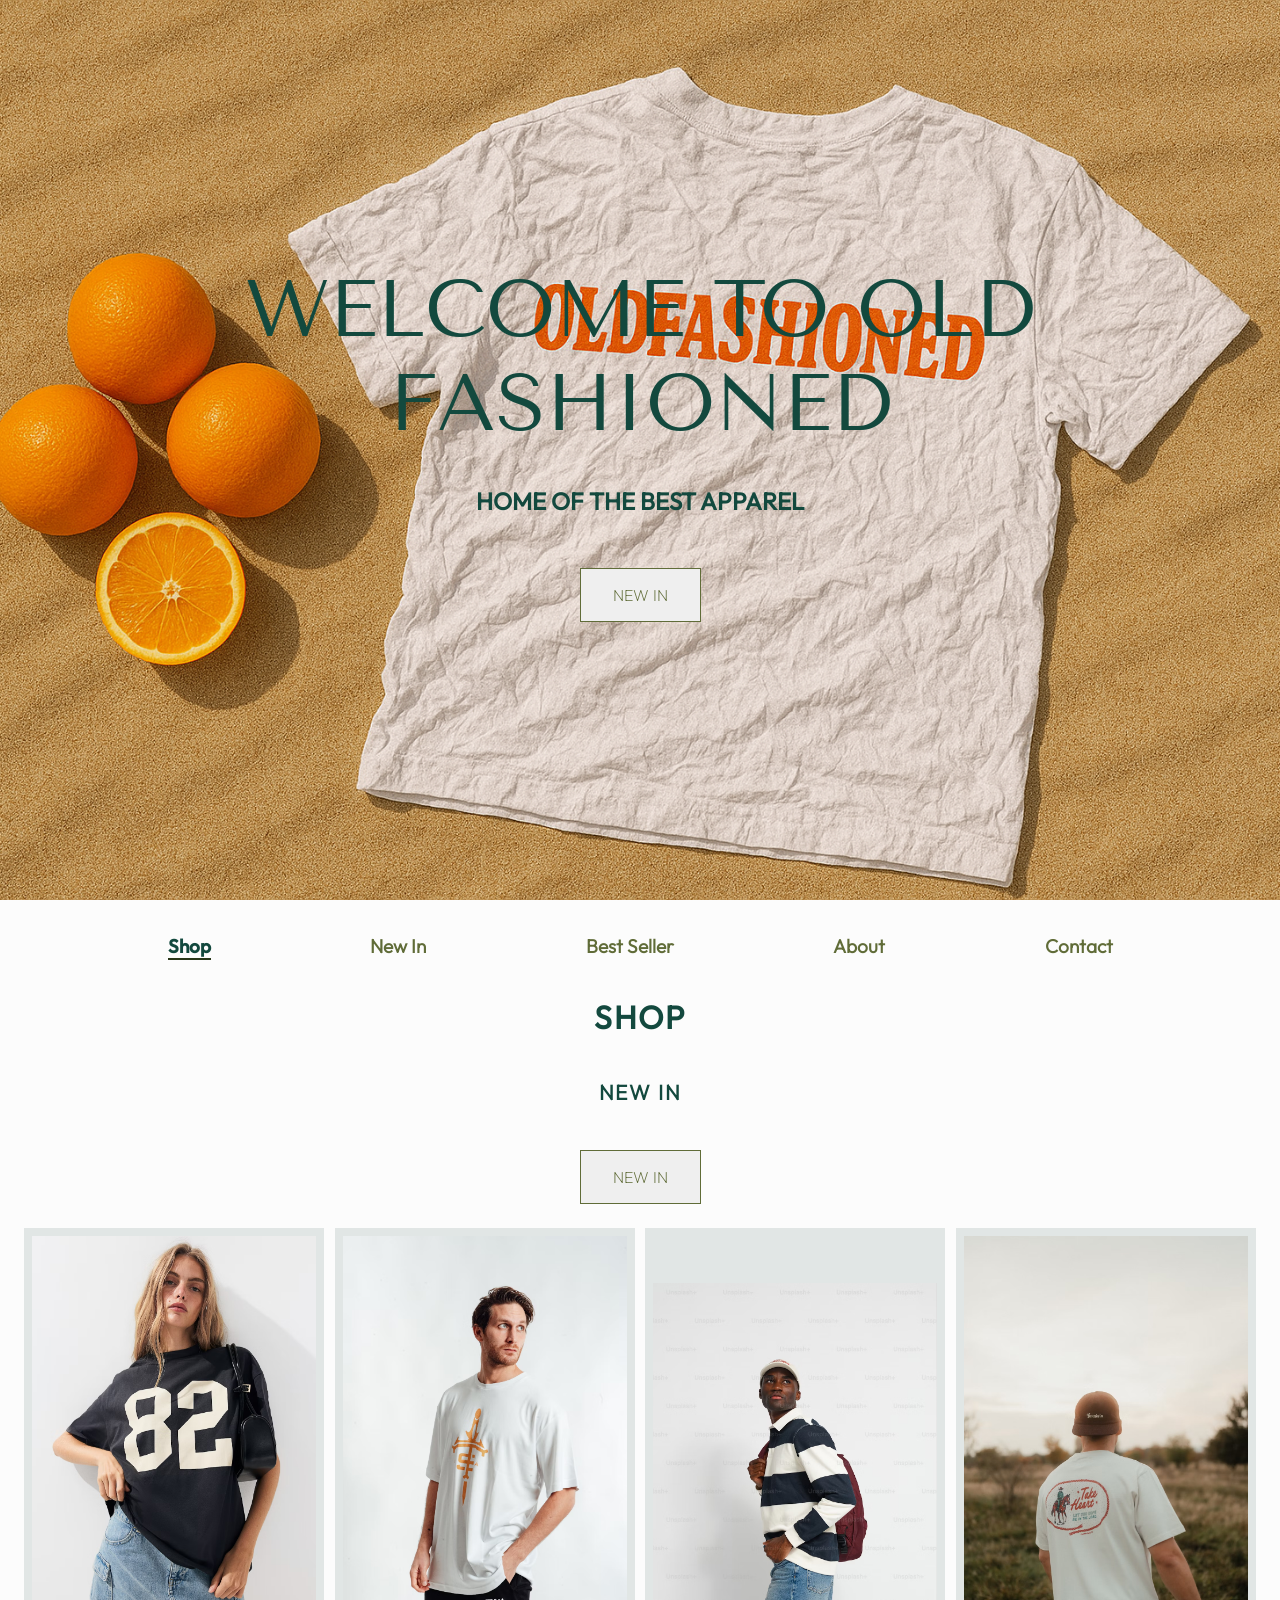
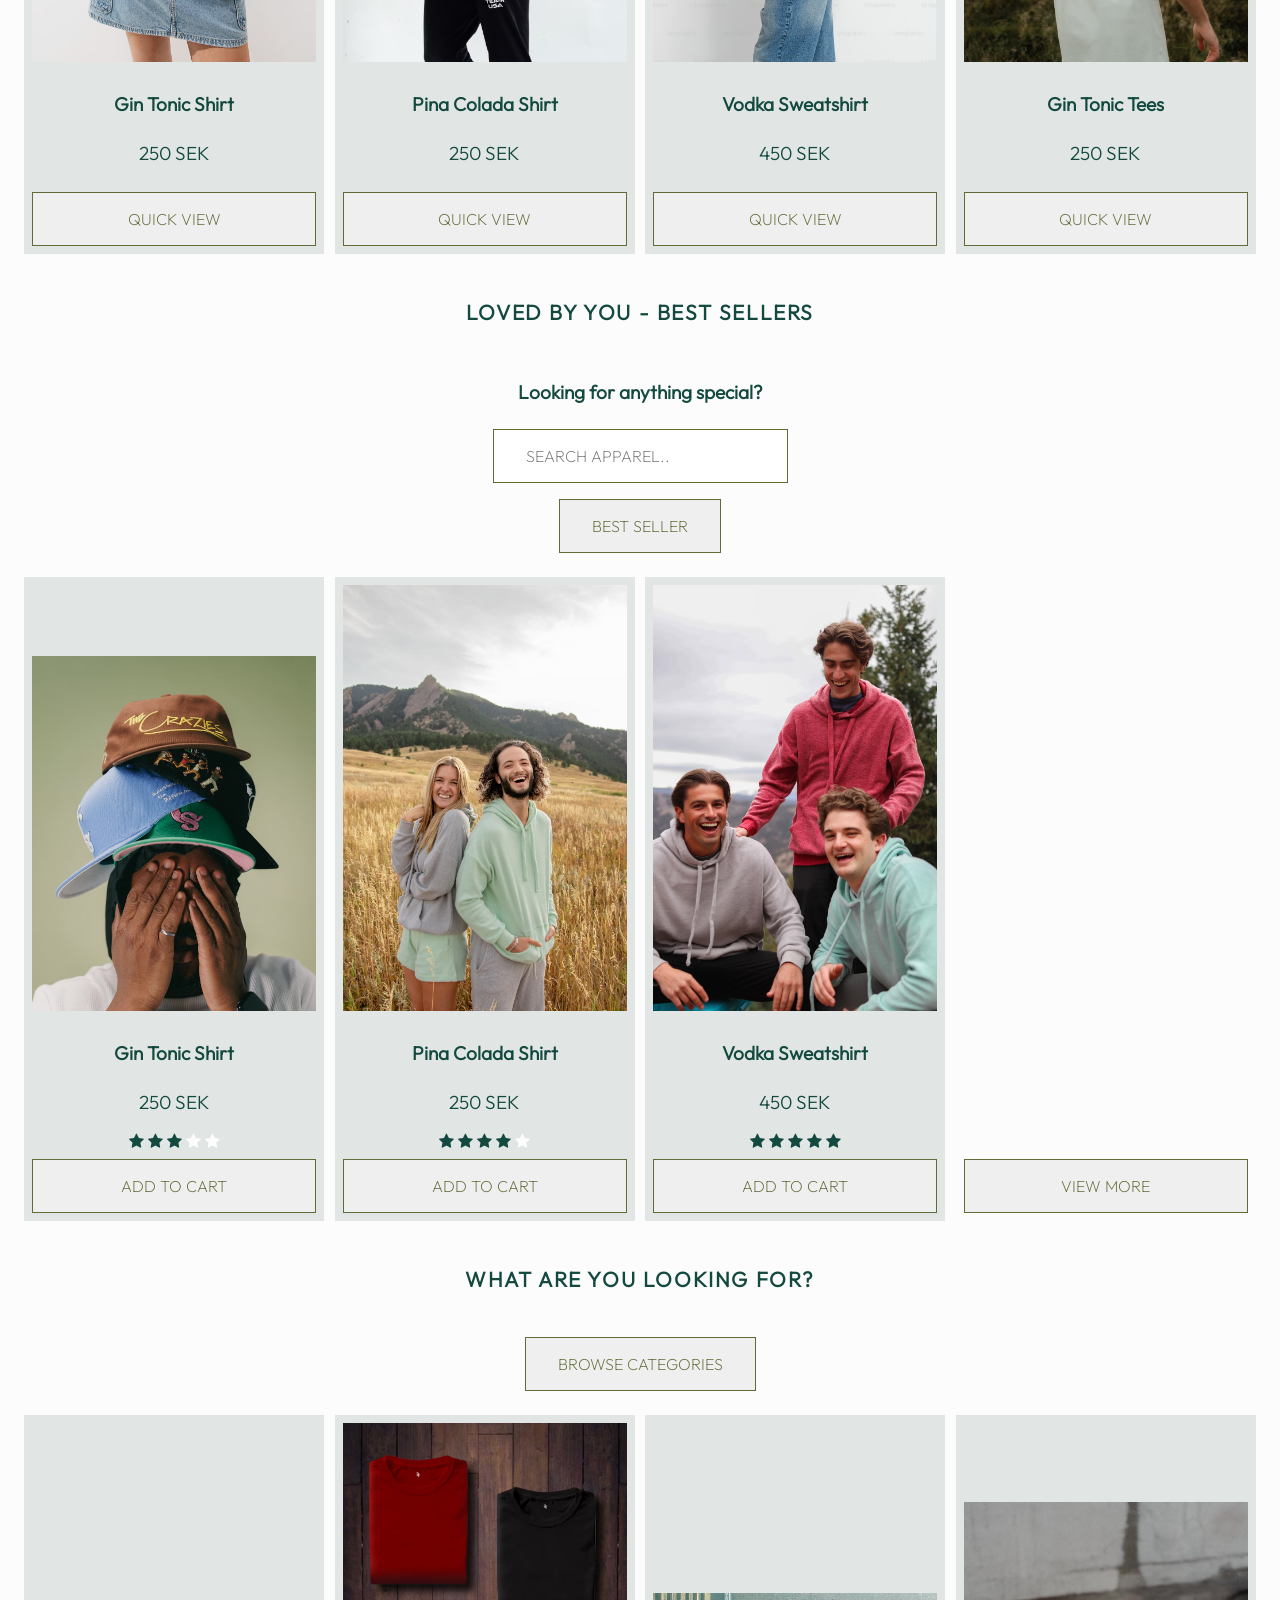
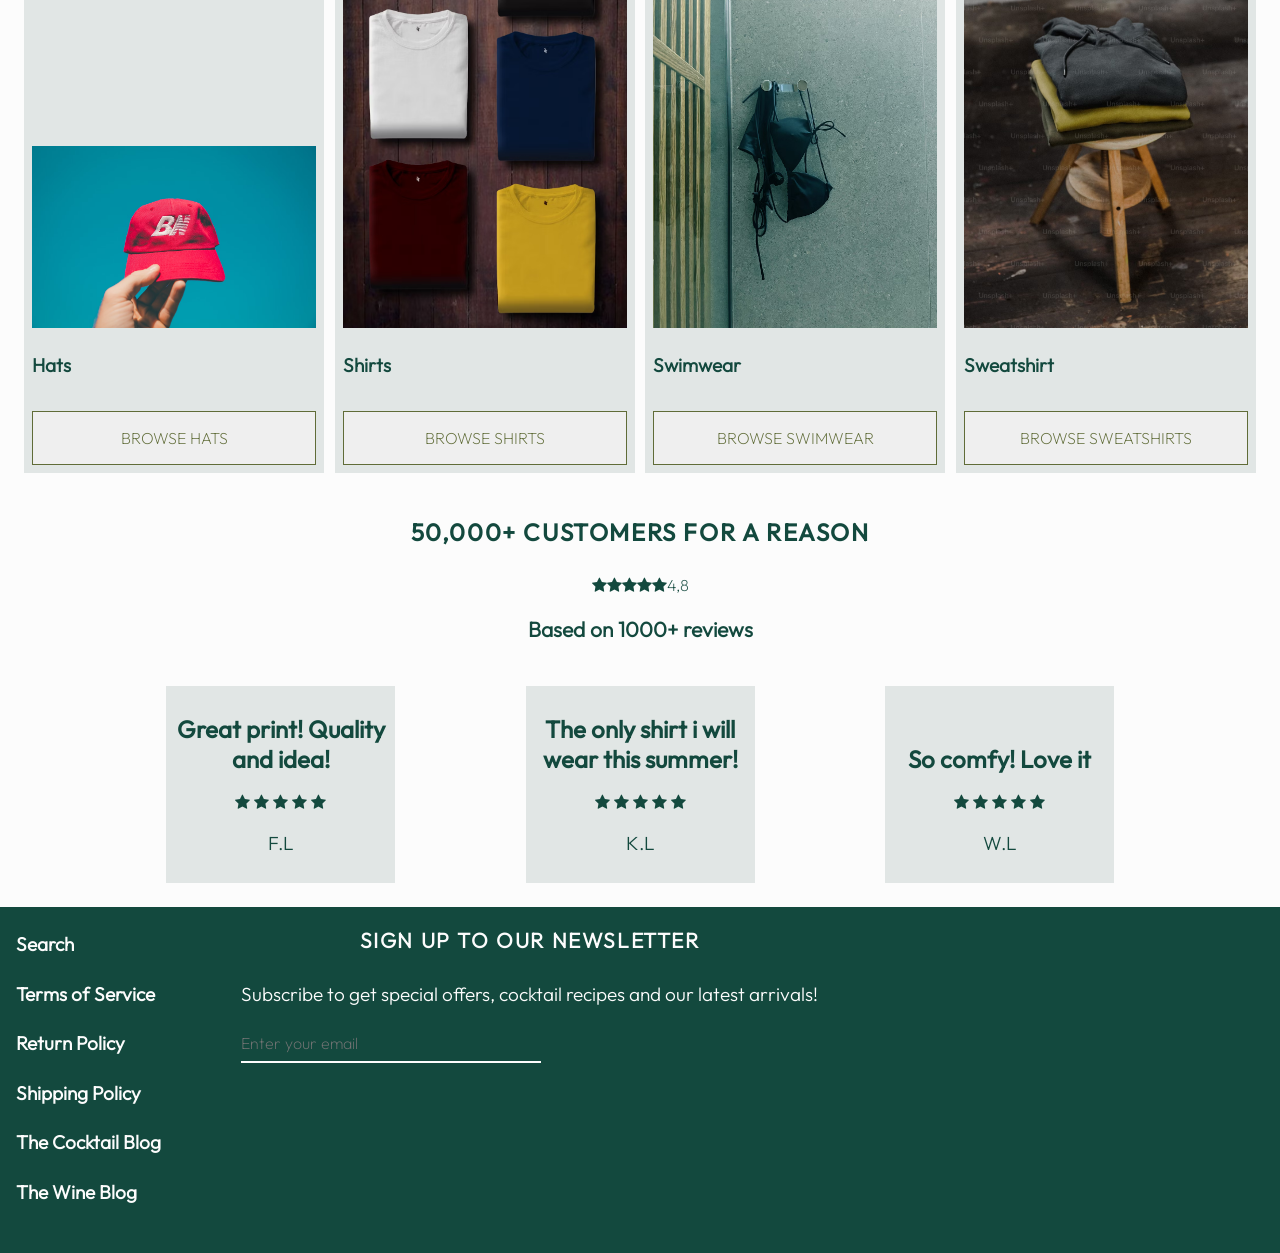
<file: index.html>
<!DOCTYPE html>
<html lang="en">

<head>
    <meta charset="UTF-8">
    <meta name="viewport" content="width=device-width, initial-scale=1.0">
    <title>Old Fashioned</title>
    <link rel="stylesheet" href="./styles/typography.css" />
    <link rel="stylesheet" href="./styles/global.css" />
    <link rel="stylesheet" href="./styles/home.css" />
    <link rel="stylesheet" href="https://cdnjs.cloudflare.com/ajax/libs/font-awesome/4.7.0/css/font-awesome.min.css">
</head>

<body>
    <header class="header">
        <div class="header-container">
            <div class="header-contents">
                <div class="header_title">Welcome to Old fashioned</div>
                <h2 class="header_subtitle">Home of the best apparel</h2>
                <a href="#new-in-section"><button class="headline_new_in_btn">New In</button></a>
            </div>
        </div>
        </div>
    </header>

    <nav class="menu">
        <div class="menu_mobile_trigger"></div>
        <ul class="menu_items_wrapper">
            <li class="active"><a href="index.html">
                    <h4>Shop</h4>
                </a></li>
            <li><a href="#new-in-section">
                    <h4>New In</h4>
                </a></li>
            <li><a href="#best-seller-section">
                    <h4>Best Seller</h4>
                </a></li>
            <li><a href="./about.html">
                    <h4>About</h4>
                </a></li>
            <li><a href="./contact.html">
                    <h4>Contact</h4>
                </a></li>
        </ul>
    </nav>

    <main class="main-content">
        <h1 class="main_headline">Shop</h1>
        <section class="new-in-section" id="new-in-section">
            <h3 class="headline">New In</h3>
            <button class="section_btn">New In</button>
            <div class="card_wrapper">
                <div class="cards_contents">
                    <img src="./assets/new_product1.avif" alt="A picture of girl with a shirt" style="width: 100%; height: auto;" />
                    <h4>Gin Tonic Shirt</h4>
                    <p>250 SEK</p>
                    <button class="quick_view_btn">Quick View</button>
                </div>
                <div class="cards_contents">
                    <img src="./assets/new_product2.avif" alt="A picture of a guy with a shirt" style="width:100%;  height: auto;" />
                    <h4>Pina Colada Shirt</h4>
                    <p>250 SEK</p>
                    <button class="quick_view_btn">Quick View</button>
                </div>
                <div class="cards_contents">
                    <img src="./assets/new_product3.avif" alt="A picture of a guy with sweater" style="width:100%;  height: auto;" />
                    <h4>Vodka Sweatshirt</h4>
                    <p>450 SEK</p>
                    <button class="quick_view_btn">Quick View</button>
                </div>
                <div class="cards_contents">
                    <img src="./assets/new_product4.avif" alt="A picture of a guy with a shirt" style="width:100%;  height: auto;" />
                    <h4>Gin Tonic Tees</h4>
                    <p>250 SEK</p>
                    <button class="quick_view_btn">Quick View</button>
                </div>
            </div>
        </section>

        <section class="best-seller-section" id="best-seller-section">
            <h3 class="headline">Loved By You - Best Sellers</h3>
            <h4>Looking for anything special?</h4>
            <form action="/search" method="get" role="search" style="max-width: 400px; margin: 0 auto;">
                <input class="search_input" type="search" name="q" placeholder="Search Apparel..">
            </form>
            <button class="section_btn">Best Seller</button>

            <div class="card_wrapper">
                <div class="cards_contents">
                    <img src="./assets/bestseller_product1.avif" alt="Guy covering eyes with 3 hats on"
                        style="width:100%; height: auto;" />
                    <h4>Gin Tonic Shirt</h4>
                    <p>250 SEK</p>
                    <span class="fa fa-star"></span>
                    <span class="fa fa-star"></span>
                    <span class="fa fa-star"></span>
                    <span class="fa fa-star unchecked"></span>
                    <span class="fa fa-star unchecked"></span>
                    <button class="add_btn">Add to cart</button>
                </div>
                <div class="cards_contents">
                    <img src="./assets/bestseller_product2.avif" alt="Girl and a guy smiling" style="width:100%; height: auto;" />
                    <h4>Pina Colada Shirt</h4>
                    <p>250 SEK</p>
                    <span class="fa fa-star"></span>
                    <span class="fa fa-star"></span>
                    <span class="fa fa-star"></span>
                    <span class="fa fa-star"></span>
                    <span class="fa fa-star unchecked"></span>
                    <button class="add_btn">Add to cart</button>
                </div>
                <div class="cards_contents">
                    <img src="./assets/bestseller_product3.avif" alt="Picture of three guys" style="width:100%; height: auto;" />
                    <h4>Vodka Sweatshirt</h4>
                    <p>450 SEK</p>
                    <span class="fa fa-star"></span>
                    <span class="fa fa-star"></span>
                    <span class="fa fa-star"></span>
                    <span class="fa fa-star"></span>
                    <span class="fa fa-star"></span>
                    <button class="add_btn">Add to cart</button>
                </div>
                <div class="cards_contents">
                    <button class="view_more_btn"><label for="show">View More</label></button>
                </div>
            </div>

            <input id="show" type="checkbox">

            <!-- View more content function  -->

            <div class="view_more_content">
                <div class="view_more_cards_contents">
                    <img src="./assets/bestseller_product3.avif" alt="Picture of three guys" style="width:100%;  height: auto;" />
                    <h4>Vodka Sweatshirt</h4>
                    <p>450 SEK</p>
                    <span class="fa fa-star"></span>
                    <span class="fa fa-star"></span>
                    <span class="fa fa-star"></span>
                    <span class="fa fa-star unchecked"></span>
                    <span class="fa fa-star unchecked"></span>
                    <button class="add_btn">Add to cart</button>
                </div>
                <div class="view_more_cards_contents">
                    <img src="./assets/bestseller_product1.avif" alt="Guy covering eyes with 3 hats on"
                        style="width:100%;  height: auto;" />
                    <h4>Gin Tonic Shirt</h4>
                    <p>250 SEK</p>
                    <span class="fa fa-star"></span>
                    <span class="fa fa-star"></span>
                    <span class="fa fa-star"></span>
                    <span class="fa fa-star"></span>
                    <span class="fa fa-star unchecked"></span>
                    <button class="add_btn">Add to cart</button>
                </div>
                <div class="view_more_cards_contents">
                    <img src="./assets/bestseller_product2.avif" alt="Girl and a guy smiling" style="width:100%;  height: auto;" />
                    <h4>Pina Colada Shirt</h4>
                    <p>250 SEK</p>
                    <span class="fa fa-star"></span>
                    <span class="fa fa-star"></span>
                    <span class="fa fa-star"></span>
                    <span class="fa fa-star"></span>
                    <span class="fa fa-star"></span>
                    <button class="add_btn">Add to cart</button>
                </div>
                <div class="view_more_cards_contents">
                    <button class="view_less_btn"><label for="show">View Less</label></button>
                </div>
            </div>
        </section>

        <section class="categories-section">
            <h3 class="headline">What are you looking for?</h3>
            <button class="section_btn">Browse Categories</button>
            <div class="card_wrapper">
                <div class="cards_contents">
                    <img src="./assets/categories_hats.avif" alt="Holding a hat" style="width:100%;  height: auto;" />
                    <h4>Hats</h4>
                    <button class="browse_btn">Browse Hats</button>
                </div>
                <div class="cards_contents">
                    <img src="./assets/categories_shirts.avif" alt="Picture of shirts" style="width:100%;  height: auto;" />
                    <h4>Shirts</h4>
                    <button class="browse_btn">Browse Shirts</button>
                </div>
                <div class="cards_contents">
                    <img src="./assets/categories_swimwear.avif" alt="Green swimwear" style="width:100%;  height: auto;" />
                    <h4>Swimwear</h4>
                    <button class="browse_btn">Browse Swimwear</button>
                </div>
                <div class="cards_contents">
                    <img src="./assets/categories_sweatshirts.avif" alt="Shirts pilled on top of each other"
                        style="width:100%;  height: auto;" />
                    <h4>Sweatshirt</h4>
                    <button class="browse_btn">Browse Sweatshirts</button>
                </div>
            </div>
        </section>

        <section class="testimonials-section">
            <h2 class="headline">50,000+ Customers for a reason</h2>
            <div class="ratings">
                <span class="fa fa-star checked"></span>
                <span class="fa fa-star checked"></span>
                <span class="fa fa-star checked"></span>
                <span class="fa fa-star checked"></span>
                <span class="fa fa-star checked"></span>
                <span>4,8</span>
            </div>
            <h3>Based on 1000+ reviews</h3>
            <div class="testimonial-contents">
                <div class="testimonial_card">
                    <div class="testimonial_card_contents">
                        <h2>Great print! Quality and idea!</h2>
                        <span class="fa fa-star checked"></span>
                        <span class="fa fa-star checked"></span>
                        <span class="fa fa-star checked"></span>
                        <span class="fa fa-star checked"></span>
                        <span class="fa fa-star checked"></span>
                        <p>F.L</p>
                    </div>

                    <div class="testimonial_card_contents">
                        <h2>The only shirt i will wear this summer!</h2>
                        <span class="fa fa-star checked"></span>
                        <span class="fa fa-star checked"></span>
                        <span class="fa fa-star checked"></span>
                        <span class="fa fa-star checked"></span>
                        <span class="fa fa-star checked"></span>
                        <p>K.L</p>
                    </div>

                    <div class="testimonial_card_contents">
                        <h2>So comfy! Love it</h2>
                        <span class="fa fa-star checked"></span>
                        <span class="fa fa-star checked"></span>
                        <span class="fa fa-star checked"></span>
                        <span class="fa fa-star checked"></span>
                        <span class="fa fa-star checked"></span>
                        <p>W.L</p>
                    </div>
                </div>
            </div>

        </section>
    </main>

    <footer class="footer">
        <div class="footer_contents">
            <h4>Search</h4>
            <h4>Terms of Service</h4>
            <h4>Return Policy</h4>
            <h4>Shipping Policy</h4>
            <h4>The Cocktail Blog</h4>
            <h4>The Wine Blog</h4>
        </div>

        <div class="footer_sign_up">
            <h3 class="headline">Sign Up To Our Newsletter</h3>
            <p>Subscribe to get special offers, cocktail recipes and our latest arrivals!</p>
            <input type="email" value="" placeholder="Enter your email" name="email" id="email"
                class="footer_newsletter_input" size="50" autocorrect="off" autocapitalize="off" required="">
        </div>
    </footer>
</body>

</html>
</file>
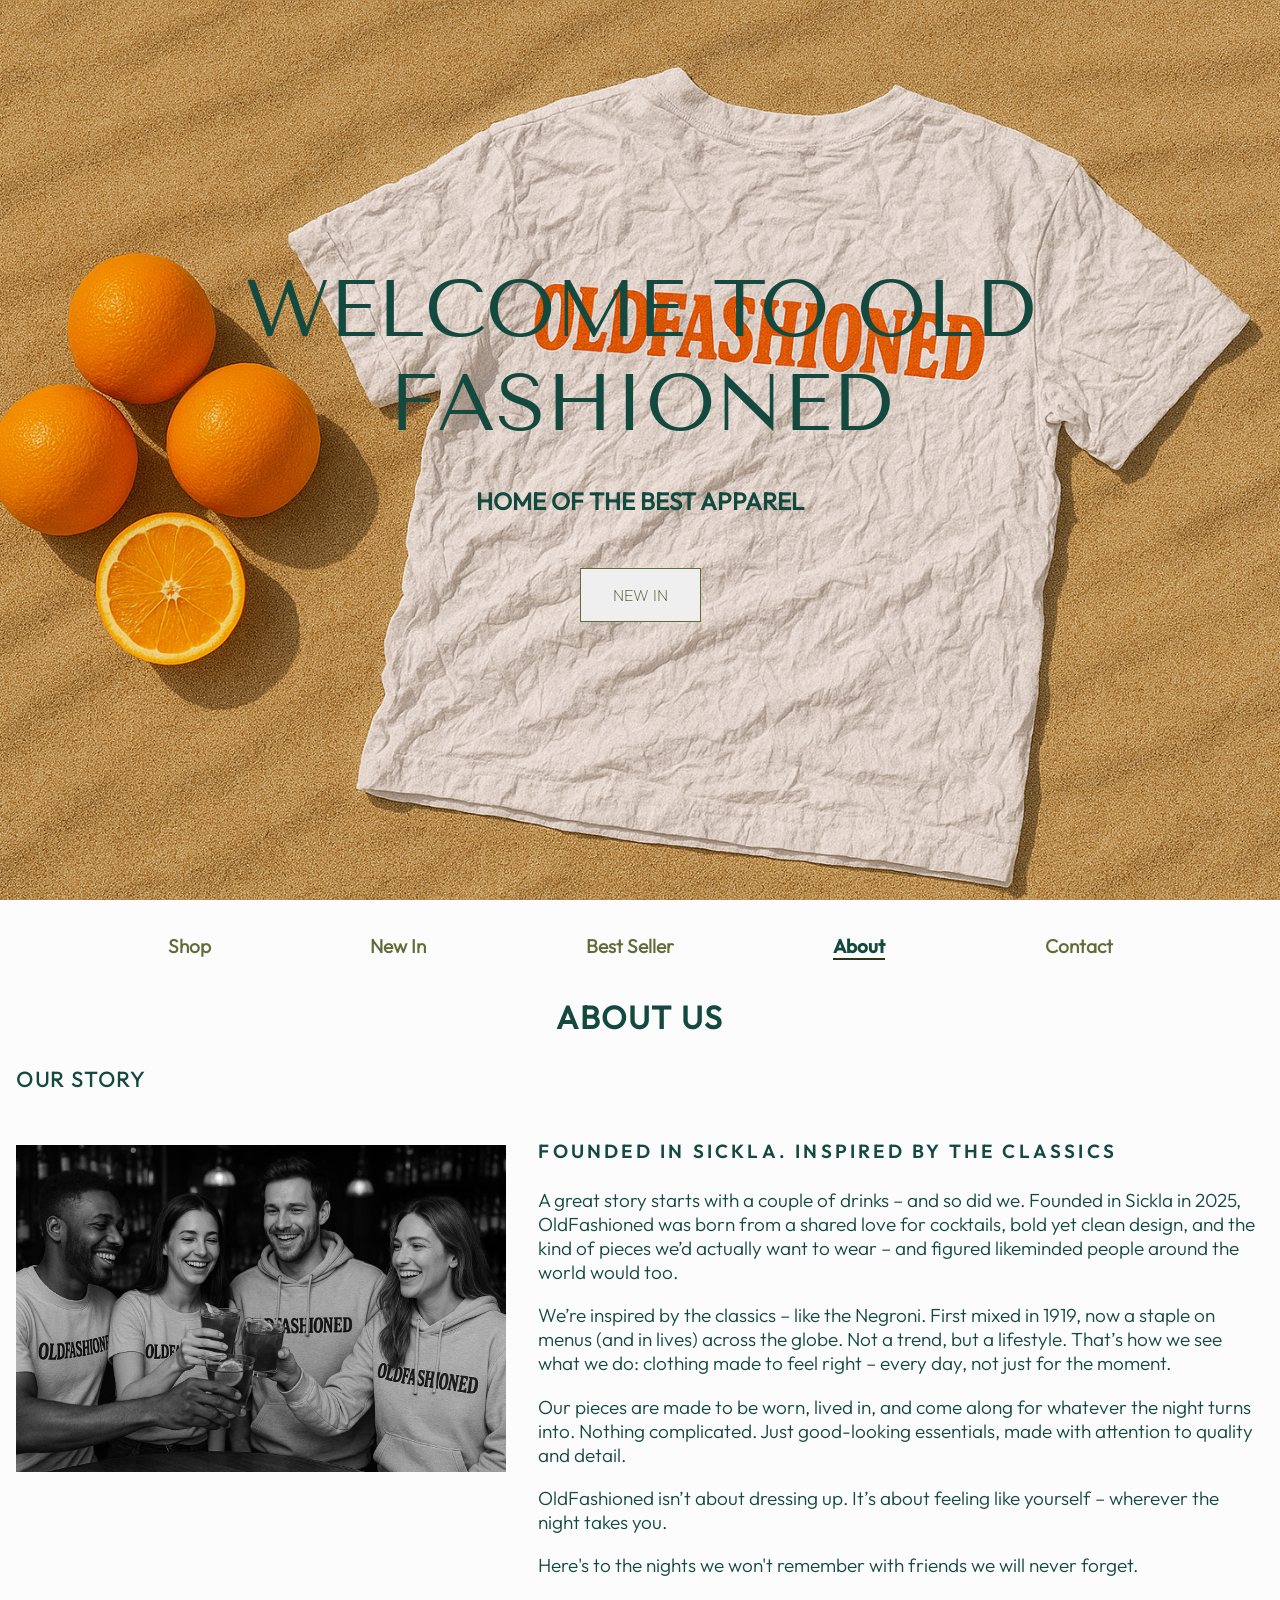
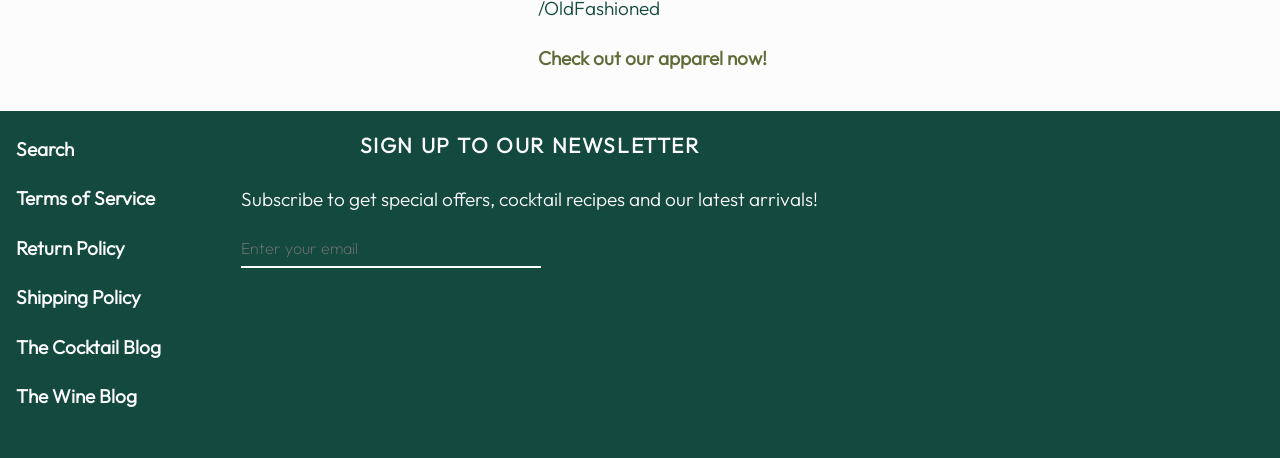
<file: about.html>
<!DOCTYPE html>
<html lang="en">

<head>
    <meta charset="UTF-8">
    <meta name="viewport" content="width=device-width, initial-scale=1.0">
    <title>Old Fashioned</title>
    <link rel="stylesheet" href="./styles/typography.css" />
    <link rel="stylesheet" href="./styles/global.css" />
    <link rel="stylesheet" href="./styles/home.css" />
    <link rel="stylesheet" href="./styles/about-us.css" />
</head>

<body>
    <header class="header">
        <div class="header-container">
            <div class="header-contents">
                <div class="header_title">Welcome to Old fashioned</div>
                <h2 class="header_subtitle">Home of the best apparel</h2>
                <a href="./index.html#new-in-section"><button class="headline_new_in_btn">New In</button></a>
            </div>
        </div>
        </div>
    </header>

    <nav class="menu">
        <div class="menu_mobile_trigger"></div>
        <ul class="menu_items_wrapper">
            <li><a href="index.html">
                    <h4>Shop</h4>
                </a></li>
            <li><a href="./index.html#new-in-section">
                    <h4>New In</h4>
                </a></li>
            <li><a href="./index.html#best-seller-section">
                    <h4>Best Seller</h4>
                </a></li>
            <li class="active"><a href="./about.html">
                    <h4>About</h4>
                </a></li>
            <li><a href="./contact.html">
                    <h4>Contact</h4>
                </a></li>
        </ul>
    </nav>

    <main class="main-content">
        <h1 class="about_us_headline">About Us</h1>
        <h3 class="about_us_subheadline">Our Story</h3>
        <div class="about_us_contents">
            <section class="about_us_picture">
                <img src="./assets/about-us-blackandwhite.png" alt="Friends drinking cocktails" class="image" />
            </section>

            <section class="about_us_text">
                <h4 class="about_us_tagline">Founded in Sickla. Inspired by the classics</h4>
                <p>A great story starts with a couple of drinks – and so did we.
                    Founded in Sickla in 2025, OldFashioned was born from a shared love for cocktails, bold yet clean
                    design,
                    and the kind of pieces we’d actually want to wear – and figured likeminded people around the world
                    would
                    too.</p>
                <p>We’re inspired by the classics – like the Negroni. First mixed in 1919, now a staple on menus (and in
                    lives)
                    across the globe. Not a trend, but a lifestyle.
                    That’s how we see what we do: clothing made to feel right – every day, not just for the moment.</p>
                <p>Our pieces are made to be worn, lived in, and come along for whatever the night turns into.
                    Nothing complicated. Just good-looking essentials, made with attention to quality and detail.</p>
                <p>OldFashioned isn’t about dressing up.
                    It’s about feeling like yourself – wherever the night takes you.</p>
                <p class="about_us_closing_line">Here's to the nights we won't remember with friends we will never
                    forget.
                </p>
                <p>/OldFashioned</p>
                <a href="index.html" class="about-us-link">
                    <h4>Check out our apparel now!</h4>
                </a>
            </section>
        </div>

    </main>

    <footer class="footer">
        <div class="footer_contents">
            <h4>Search</h4>
            <h4>Terms of Service</h4>
            <h4>Return Policy</h4>
            <h4>Shipping Policy</h4>
            <h4>The Cocktail Blog</h4>
            <h4>The Wine Blog</h4>
        </div>

        <div class="footer_sign_up">
            <h3 class="headline">Sign Up To Our Newsletter</h3>
            <p>Subscribe to get special offers, cocktail recipes and our latest arrivals!</p>
            <input type="email" value="" placeholder="Enter your email" name="email" id="email"
                class="footer_newsletter_input" size="50" autocorrect="off" autocapitalize="off" required="">
        </div>
    </footer>
</body>

</html>
</file>
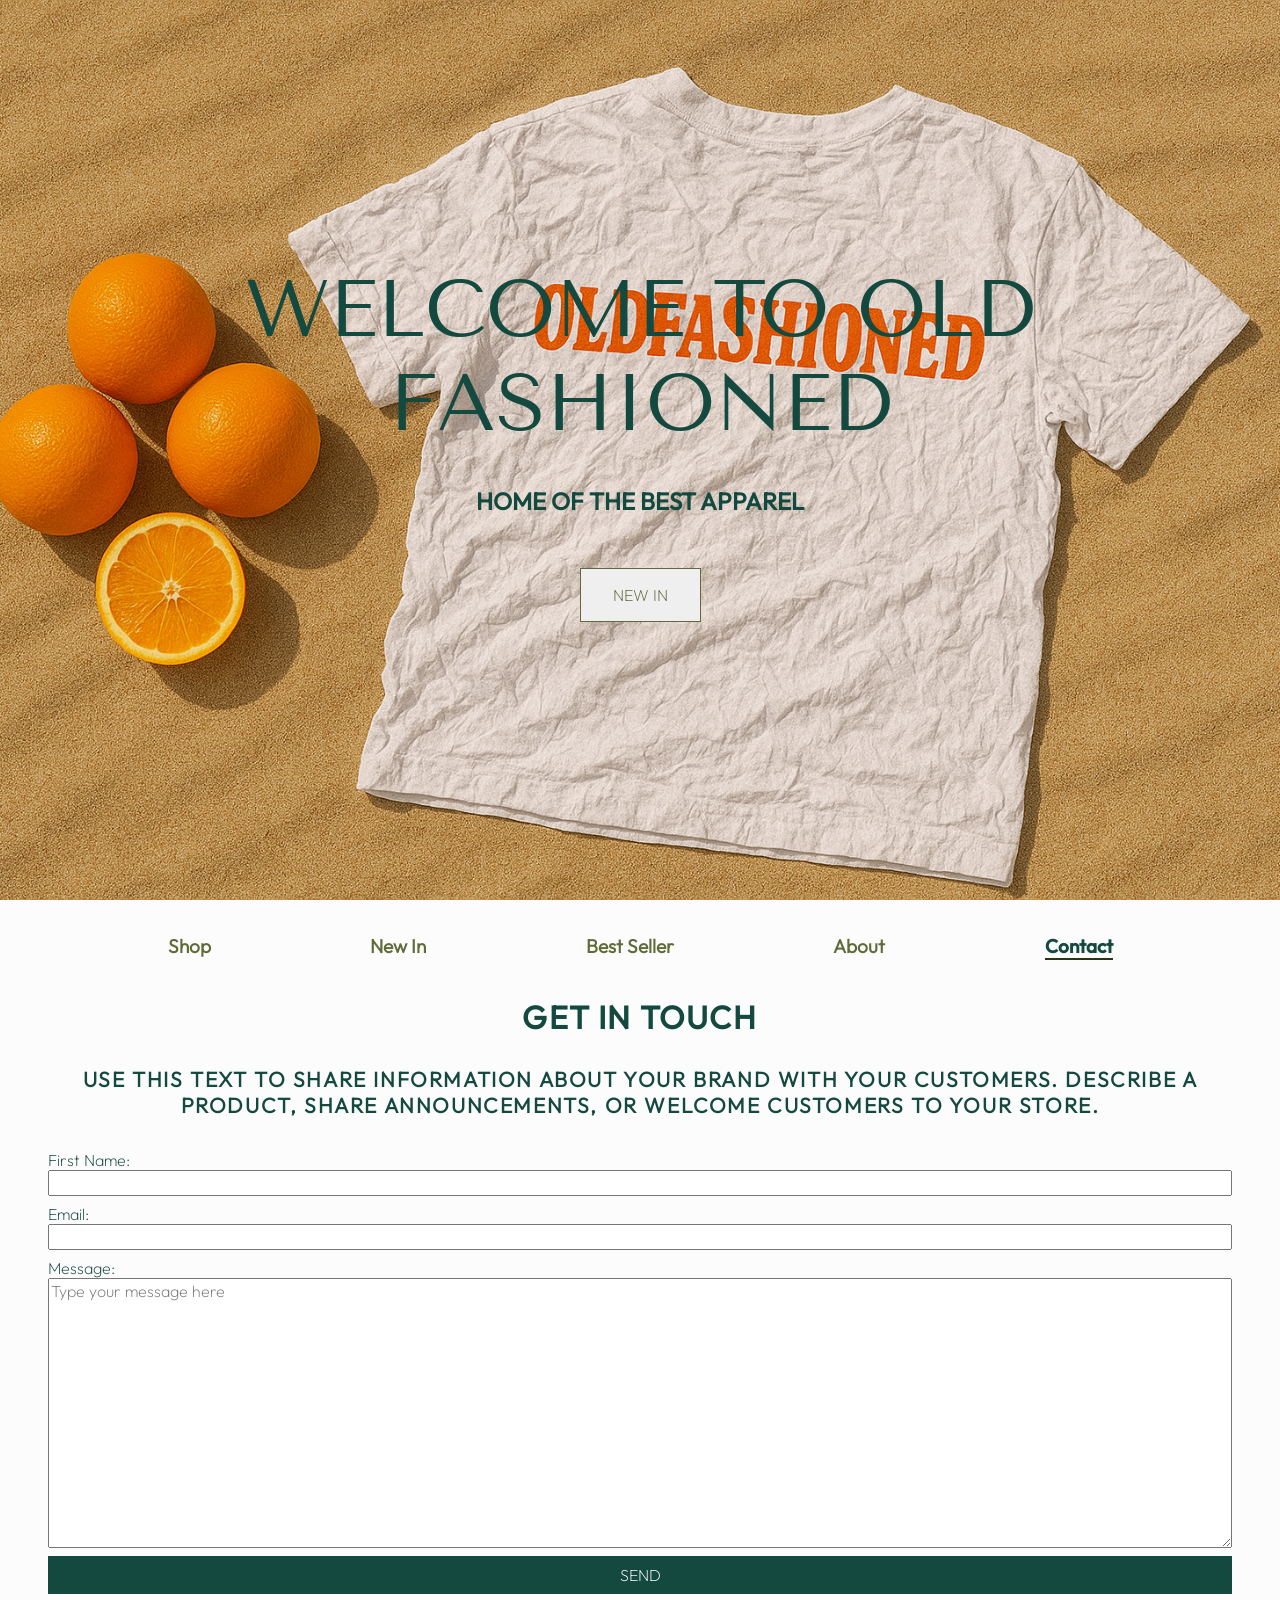
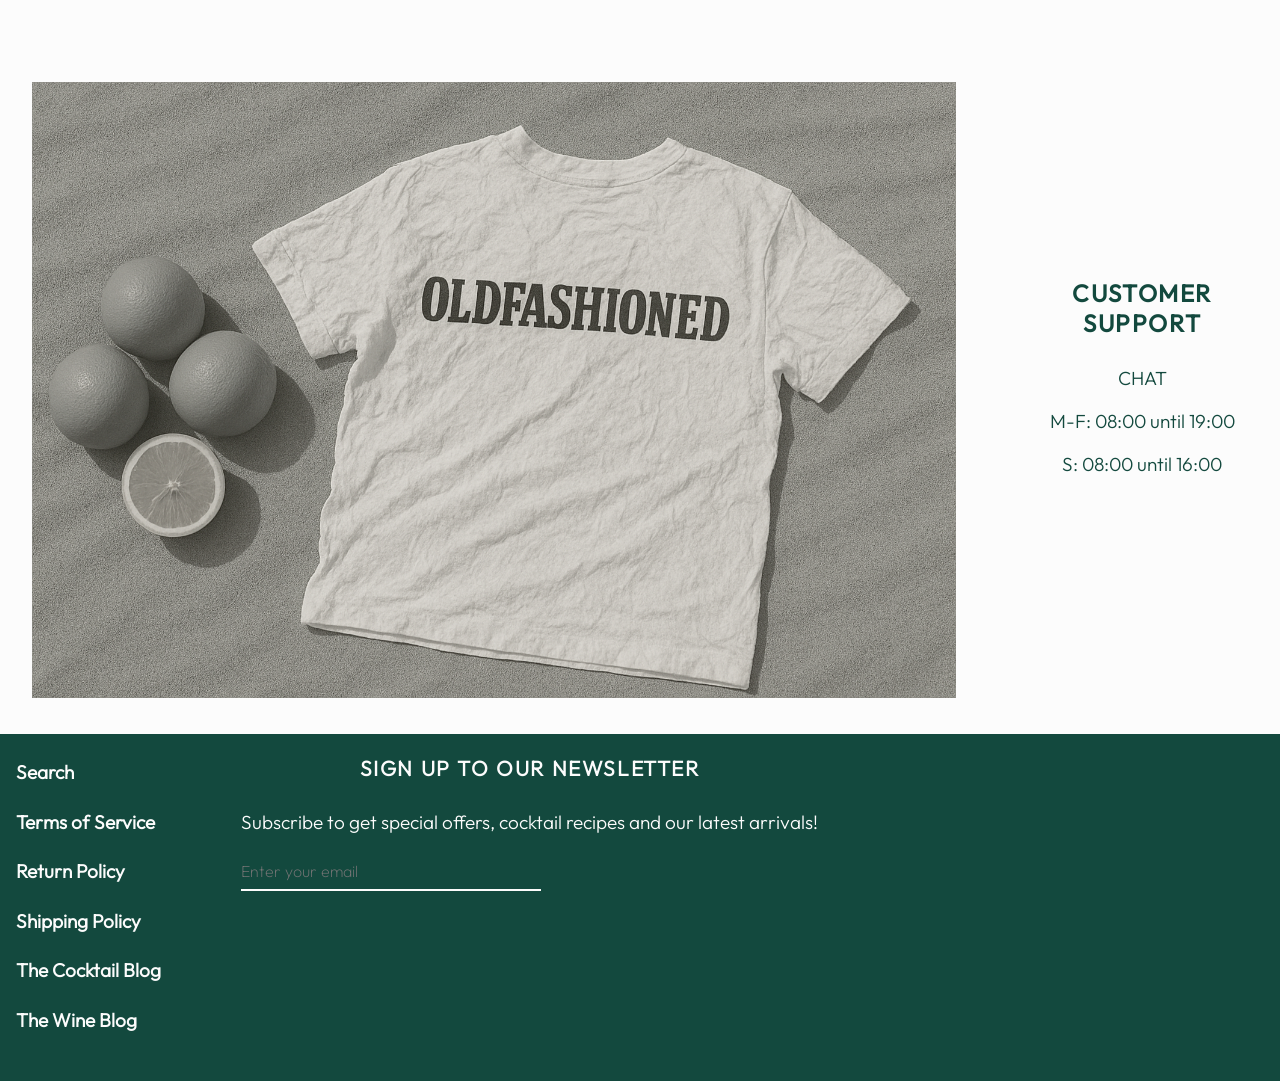
<file: contact.html>
<!DOCTYPE html>
<html lang="en">

<head>
    <meta charset="UTF-8">
    <meta name="viewport" content="width=device-width, initial-scale=1.0">
    <title>Old Fashioned</title>
    <link rel="stylesheet" href="./styles/typography.css" />
    <link rel="stylesheet" href="./styles/global.css" />
    <link rel="stylesheet" href="./styles/home.css" />
    <link rel="stylesheet" href="./styles/contact-us.css" />
</head>

<body>
    <header class="header">
        <div class="header-container">
            <div class="header-contents">
                <div class="header_title">Welcome to Old fashioned</div>
                <h2 class="header_subtitle">Home of the best apparel</h2>
                <a href="./index.html#new-in-section"><button class="headline_new_in_btn">New In</button></a>
            </div>
        </div>
        </div>
    </header>
    <nav class="menu">
        <div class="menu_mobile_trigger"></div>
        <ul class="menu_items_wrapper">
            <li><a href="index.html">
                    <h4>Shop</h4>
                </a></li>
            <li><a href="./index.html#new-in-section">
                    <h4>New In</h4>
                </a></li>
            <li><a href="./index.html#best-seller-section">
                    <h4>Best Seller</h4>
                </a></li>
            <li><a href="./about.html">
                    <h4>About</h4>
                </a></li>
            <li class="active"><a href="./contact.html">
                    <h4>Contact</h4>
                </a></li>
        </ul>
    </nav>

    <main class="main-content">
        <h1 class="contact_us_headline">Get in touch</h1>
        <h3 class="contact_us_subheadline">Use this text to share information about your brand with your customers.
            Describe a product, share announcements, or welcome customers to your store.</h3>
        <section class="contact_us_form">
            <form action="mailto:oldfashioned@yahoo.com" method="POST" enctype="text/plain" class="form">
                <div class="user_input">
                    <label for="name">First Name: </label>
                    <input type="text" name="name" id="name" required pattern="^[A-Z][a-z]+(\s[A-Z][a-z]?){0,}" />
                </div>
                <div class="user_input">
                    <label for="email">Email: </label>
                    <input type="email" name="email" id="email" maxlength="100" autocorrect="off" autocapitalize="off"
                        required pattern="[a-z0-9._%+-]+@[a-z0-9.-]+\.[a-z]{2,}$" />
                </div>
                <div class="user_input">
                    <label for="message">Message: </label>
                    <textarea type="textarea" name="message" id="message" placeholder="Type your message here"
                        required=""></textarea>
                </div>
                <div class="user_input">
                    <button class="submit">Send</button>
                </div>
            </form>
        </section>
        <section class="contact_us_customer_service">
            <div class="image_container">
                <img src="./assets/hero-image-blackandwhite.png" alt="Friends drinking cocktails" class="image" />
            </div>
            <div class="customer_support">
                <h2 class="customer_support_headline"> Customer Support</h2>
                <p>CHAT</p>
                <p>M-F: 08:00 until 19:00</p>
                <p>S: 08:00 until 16:00</p>
            </div>
        </section>
    </main>

    <footer class="footer">
        <div class="footer_contents">
            <h4>Search</h4>
            <h4>Terms of Service</h4>
            <h4>Return Policy</h4>
            <h4>Shipping Policy</h4>
            <h4>The Cocktail Blog</h4>
            <h4>The Wine Blog</h4>
        </div>

        <div class="footer_sign_up">
            <h3 class="headline">Sign Up To Our Newsletter</h3>
            <p>Subscribe to get special offers, cocktail recipes and our latest arrivals!</p>
            <input type="email" value="" placeholder="Enter your email" name="email" id="email"
                class="footer_newsletter_input" size="50" autocorrect="off" autocapitalize="off" required="">
        </div>
    </footer>
</body>

</html>
</file>
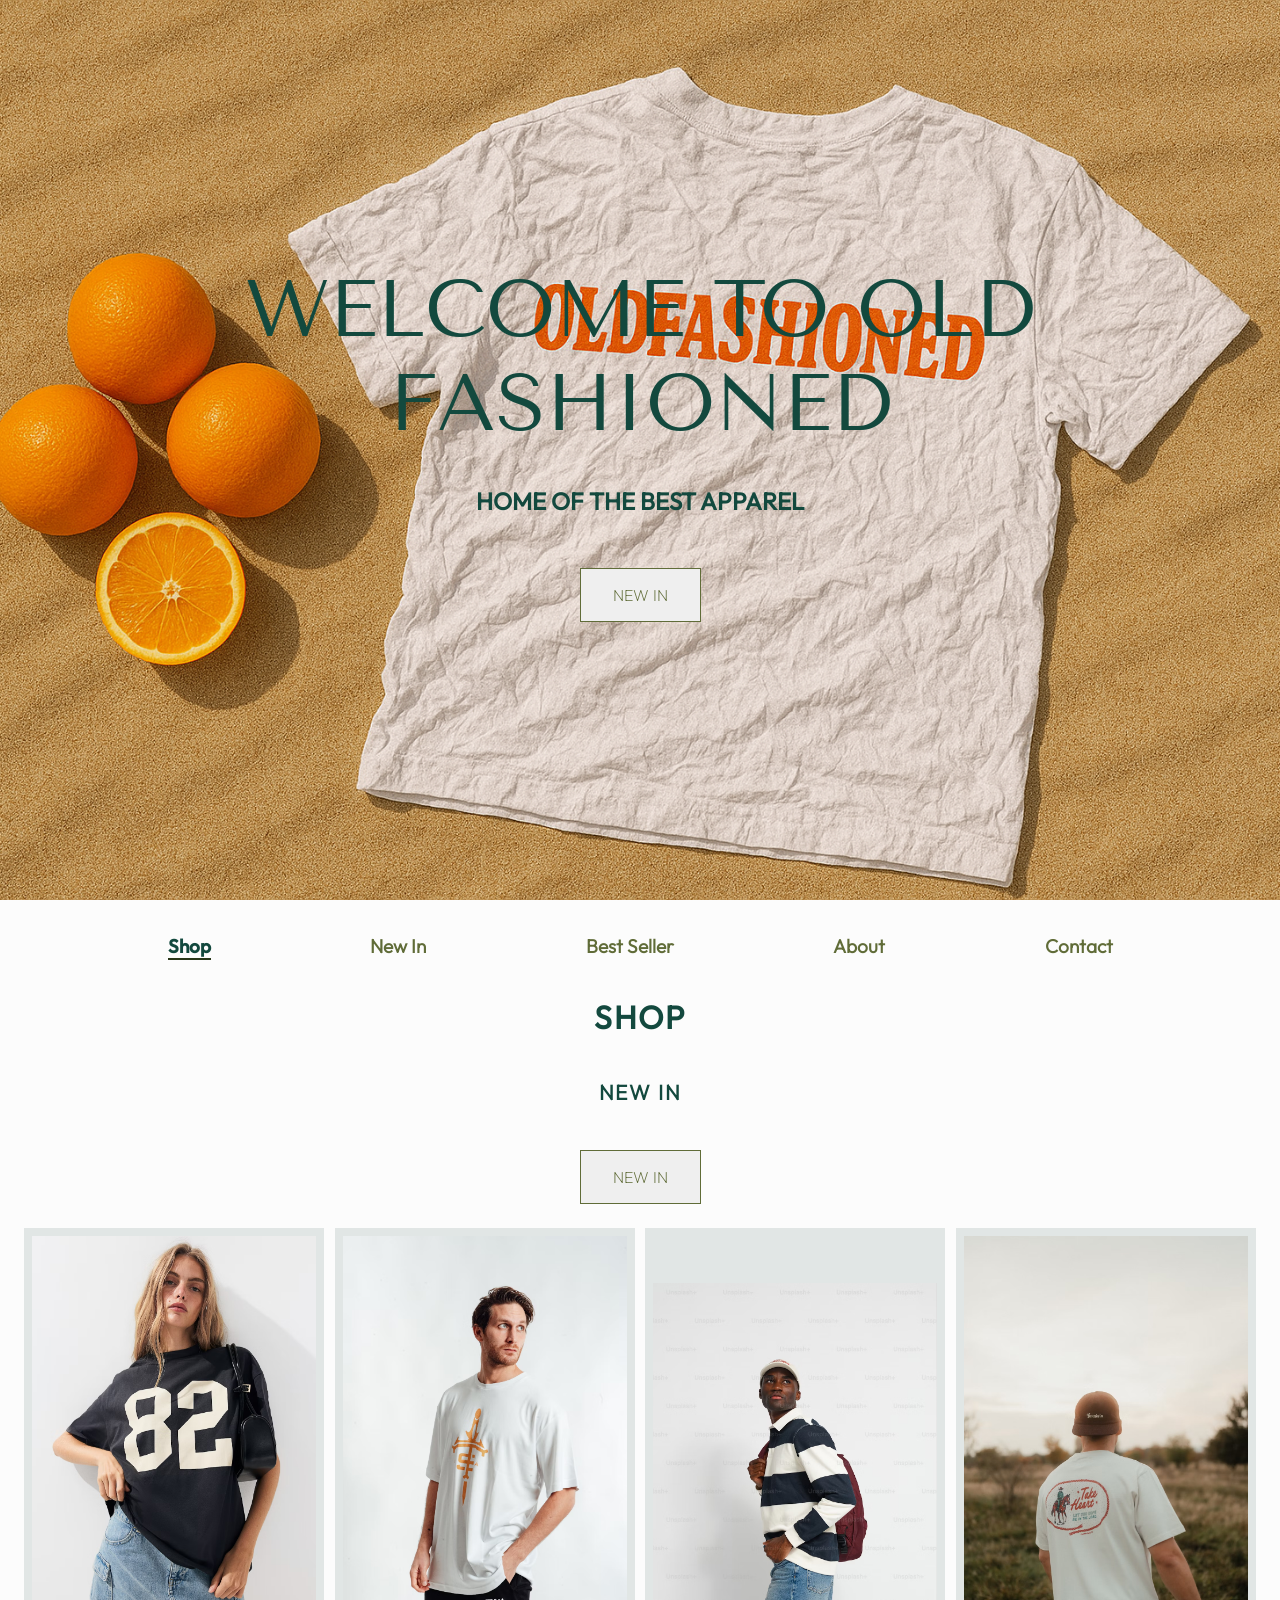
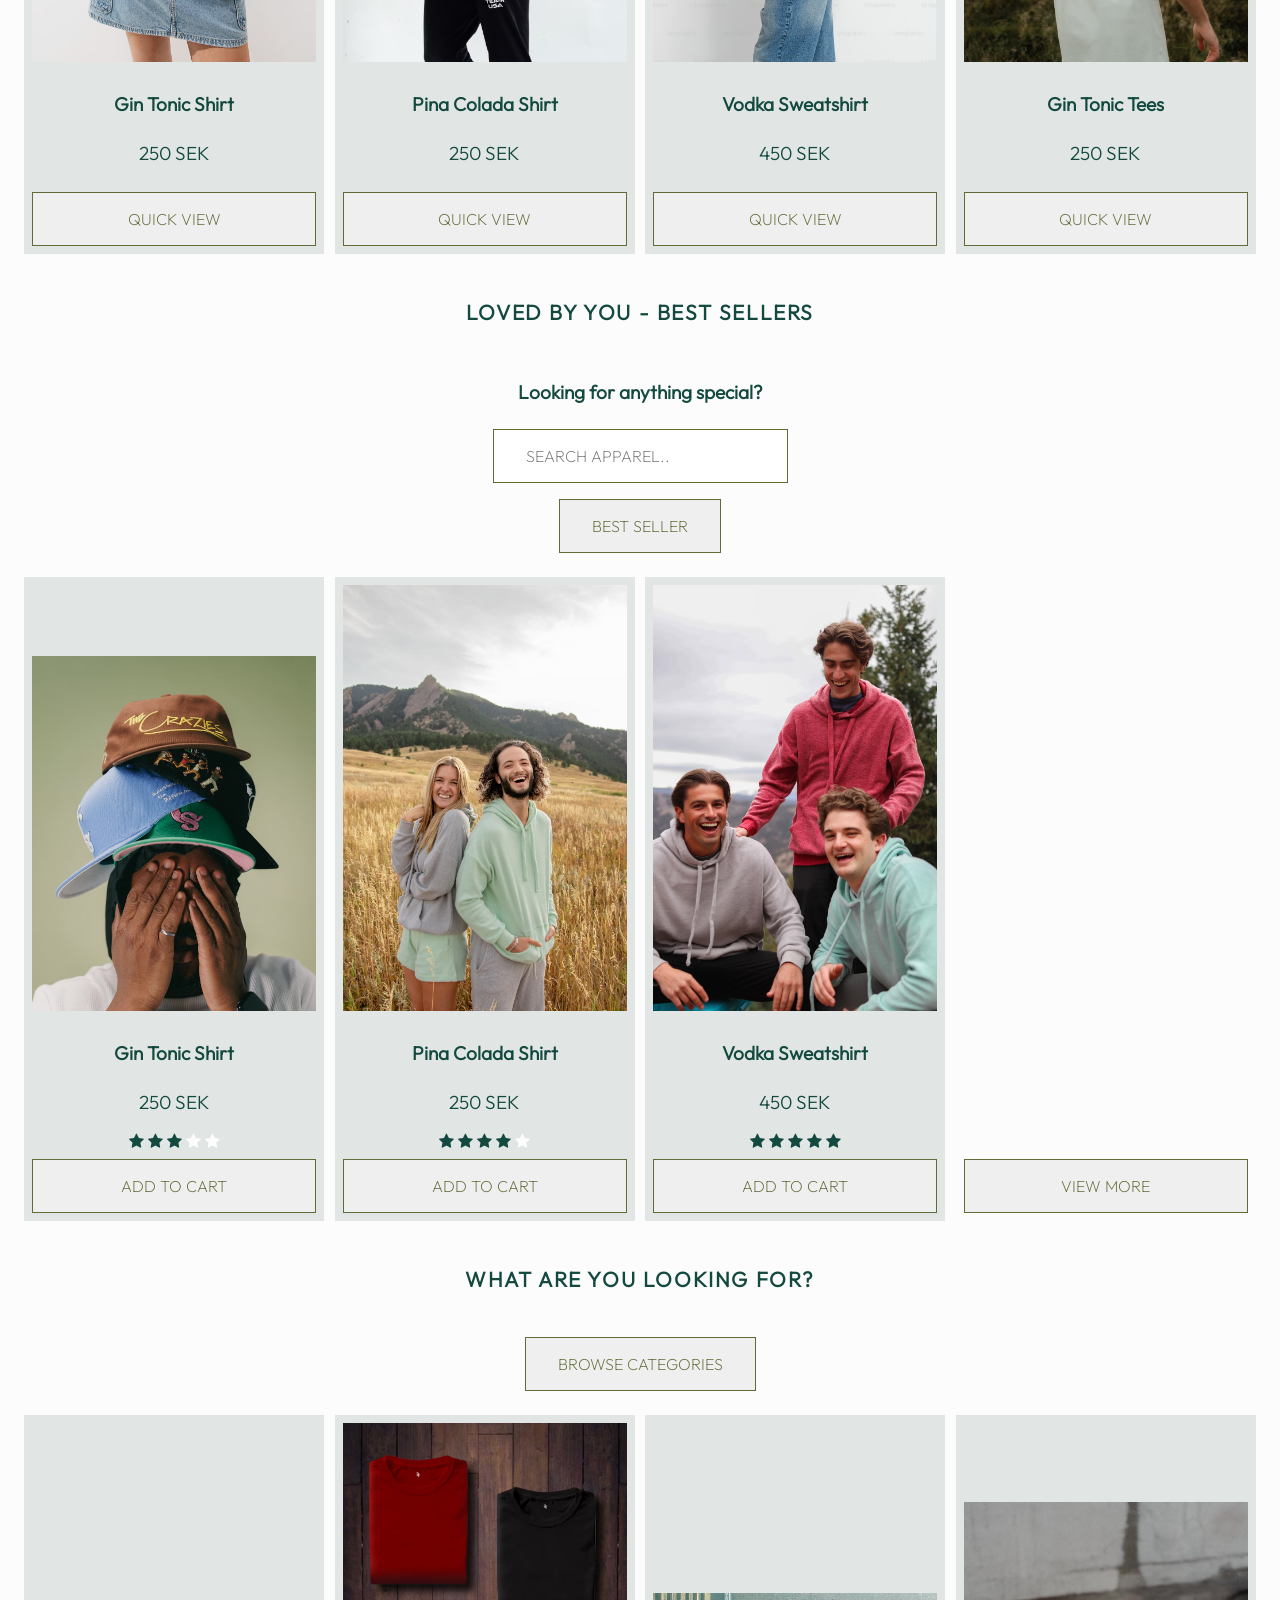
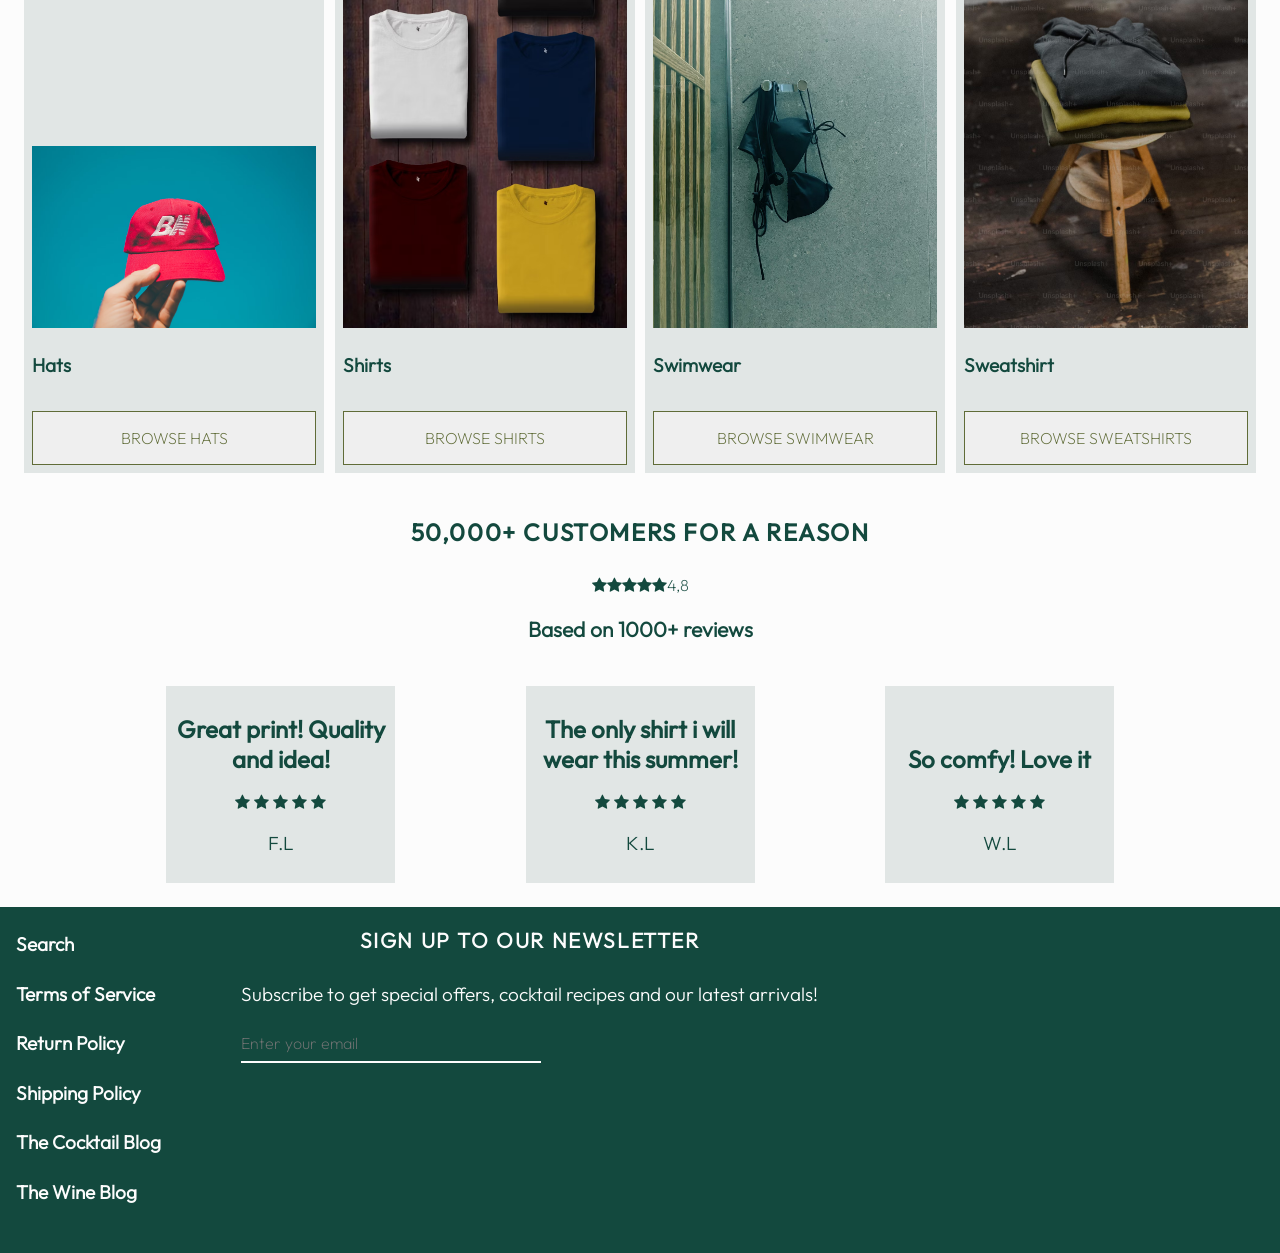
<file: home.html>
<!DOCTYPE html>
<html lang="en">

<head>
    <meta charset="UTF-8">
    <meta name="viewport" content="width=device-width, initial-scale=1.0">
    <title>Old Fashioned</title>
    <link rel="stylesheet" href="./styles/typography.css" />
    <link rel="stylesheet" href="./styles/global.css" />
    <link rel="stylesheet" href="./styles/home.css" />
    <link rel="stylesheet" href="https://cdnjs.cloudflare.com/ajax/libs/font-awesome/4.7.0/css/font-awesome.min.css">
</head>

<body>
    <header class="header">
        <div class="header-container">
            <div class="header-contents">
                <div class="header_title">Welcome to Old fashioned</div>
                <h2 class="header_subtitle">Home of the best apparel</h2>
                <a href="#new-in-section"><button class="headline_new_in_btn">New In</button></a>
            </div>
        </div>
        </div>
    </header>

    <nav class="menu">
        <div class="menu_mobile_trigger"></div>
        <ul class="menu_items_wrapper">
            <li class="active"><a href="home.html">
                    <h4>Shop</h4>
                </a></li>
            <li><a href="#new-in-section">
                    <h4>New In</h4>
                </a></li>
            <li><a href="#best-seller-section">
                    <h4>Best Seller</h4>
                </a></li>
            <li><a href="./about.html">
                    <h4>About</h4>
                </a></li>
            <li><a href="./contact.html">
                    <h4>Contact</h4>
                </a></li>
        </ul>
    </nav>

    <main class="main-content">
        <h1 class="main_headline">Shop</h1>
        <section class="new-in-section" id="new-in-section">
            <h3 class="headline">New In</h3>
            <button class="section_btn">New In</button>
            <div class="card_wrapper">
                <div class="cards_contents">
                    <img src="./assets/new_product1.avif" alt="A picture of girl with a shirt" style="width: 100%; height: auto;" />
                    <h4>Gin Tonic Shirt</h4>
                    <p>250 SEK</p>
                    <button class="quick_view_btn">Quick View</button>
                </div>
                <div class="cards_contents">
                    <img src="./assets/new_product2.avif" alt="A picture of a guy with a shirt" style="width:100%;  height: auto;" />
                    <h4>Pina Colada Shirt</h4>
                    <p>250 SEK</p>
                    <button class="quick_view_btn">Quick View</button>
                </div>
                <div class="cards_contents">
                    <img src="./assets/new_product3.avif" alt="A picture of a guy with sweater" style="width:100%;  height: auto;" />
                    <h4>Vodka Sweatshirt</h4>
                    <p>450 SEK</p>
                    <button class="quick_view_btn">Quick View</button>
                </div>
                <div class="cards_contents">
                    <img src="./assets/new_product4.avif" alt="A picture of a guy with a shirt" style="width:100%;  height: auto;" />
                    <h4>Gin Tonic Tees</h4>
                    <p>250 SEK</p>
                    <button class="quick_view_btn">Quick View</button>
                </div>
            </div>
        </section>

        <section class="best-seller-section" id="best-seller-section">
            <h3 class="headline">Loved By You - Best Sellers</h3>
            <h4>Looking for anything special?</h4>
            <form action="/search" method="get" role="search" style="max-width: 400px; margin: 0 auto;">
                <input class="search_input" type="search" name="q" placeholder="Search Apparel..">
            </form>
            <button class="section_btn">Best Seller</button>

            <div class="card_wrapper">
                <div class="cards_contents">
                    <img src="./assets/bestseller_product1.avif" alt="Guy covering eyes with 3 hats on"
                        style="width:100%; height: auto;" />
                    <h4>Gin Tonic Shirt</h4>
                    <p>250 SEK</p>
                    <span class="fa fa-star"></span>
                    <span class="fa fa-star"></span>
                    <span class="fa fa-star"></span>
                    <span class="fa fa-star unchecked"></span>
                    <span class="fa fa-star unchecked"></span>
                    <button class="add_btn">Add to cart</button>
                </div>
                <div class="cards_contents">
                    <img src="./assets/bestseller_product2.avif" alt="Girl and a guy smiling" style="width:100%; height: auto;" />
                    <h4>Pina Colada Shirt</h4>
                    <p>250 SEK</p>
                    <span class="fa fa-star"></span>
                    <span class="fa fa-star"></span>
                    <span class="fa fa-star"></span>
                    <span class="fa fa-star"></span>
                    <span class="fa fa-star unchecked"></span>
                    <button class="add_btn">Add to cart</button>
                </div>
                <div class="cards_contents">
                    <img src="./assets/bestseller_product3.avif" alt="Picture of three guys" style="width:100%; height: auto;" />
                    <h4>Vodka Sweatshirt</h4>
                    <p>450 SEK</p>
                    <span class="fa fa-star"></span>
                    <span class="fa fa-star"></span>
                    <span class="fa fa-star"></span>
                    <span class="fa fa-star"></span>
                    <span class="fa fa-star"></span>
                    <button class="add_btn">Add to cart</button>
                </div>
                <div class="cards_contents">
                    <button class="view_more_btn"><label for="show">View More</label></button>
                </div>
            </div>

            <input id="show" type="checkbox">

            <!-- View more content function  -->

            <div class="view_more_content">
                <div class="view_more_cards_contents">
                    <img src="./assets/bestseller_product3.avif" alt="Picture of three guys" style="width:100%;  height: auto;" />
                    <h4>Vodka Sweatshirt</h4>
                    <p>450 SEK</p>
                    <span class="fa fa-star"></span>
                    <span class="fa fa-star"></span>
                    <span class="fa fa-star"></span>
                    <span class="fa fa-star unchecked"></span>
                    <span class="fa fa-star unchecked"></span>
                    <button class="add_btn">Add to cart</button>
                </div>
                <div class="view_more_cards_contents">
                    <img src="./assets/bestseller_product1.avif" alt="Guy covering eyes with 3 hats on"
                        style="width:100%;  height: auto;" />
                    <h4>Gin Tonic Shirt</h4>
                    <p>250 SEK</p>
                    <span class="fa fa-star"></span>
                    <span class="fa fa-star"></span>
                    <span class="fa fa-star"></span>
                    <span class="fa fa-star"></span>
                    <span class="fa fa-star unchecked"></span>
                    <button class="add_btn">Add to cart</button>
                </div>
                <div class="view_more_cards_contents">
                    <img src="./assets/bestseller_product2.avif" alt="Girl and a guy smiling" style="width:100%;  height: auto;" />
                    <h4>Pina Colada Shirt</h4>
                    <p>250 SEK</p>
                    <span class="fa fa-star"></span>
                    <span class="fa fa-star"></span>
                    <span class="fa fa-star"></span>
                    <span class="fa fa-star"></span>
                    <span class="fa fa-star"></span>
                    <button class="add_btn">Add to cart</button>
                </div>
                <div class="view_more_cards_contents">
                    <button class="view_less_btn"><label for="show">View Less</label></button>
                </div>
            </div>
        </section>

        <section class="categories-section">
            <h3 class="headline">What are you looking for?</h3>
            <button class="section_btn">Browse Categories</button>
            <div class="card_wrapper">
                <div class="cards_contents">
                    <img src="./assets/categories_hats.avif" alt="Holding a hat" style="width:100%;  height: auto;" />
                    <h4>Hats</h4>
                    <button class="browse_btn">Browse Hats</button>
                </div>
                <div class="cards_contents">
                    <img src="./assets/categories_shirts.avif" alt="Picture of shirts" style="width:100%;  height: auto;" />
                    <h4>Shirts</h4>
                    <button class="browse_btn">Browse Shirts</button>
                </div>
                <div class="cards_contents">
                    <img src="./assets/categories_swimwear.avif" alt="Green swimwear" style="width:100%;  height: auto;" />
                    <h4>Swimwear</h4>
                    <button class="browse_btn">Browse Swimwear</button>
                </div>
                <div class="cards_contents">
                    <img src="./assets/categories_sweatshirts.avif" alt="Shirts pilled on top of each other"
                        style="width:100%;  height: auto;" />
                    <h4>Sweatshirt</h4>
                    <button class="browse_btn">Browse Sweatshirts</button>
                </div>
            </div>
        </section>

        <section class="testimonials-section">
            <h2 class="headline">50,000+ Customers for a reason</h2>
            <div class="ratings">
                <span class="fa fa-star checked"></span>
                <span class="fa fa-star checked"></span>
                <span class="fa fa-star checked"></span>
                <span class="fa fa-star checked"></span>
                <span class="fa fa-star checked"></span>
                <span>4,8</span>
            </div>
            <h3>Based on 1000+ reviews</h3>
            <div class="testimonial-contents">
                <div class="testimonial_card">
                    <div class="testimonial_card_contents">
                        <h2>Great print! Quality and idea!</h2>
                        <span class="fa fa-star checked"></span>
                        <span class="fa fa-star checked"></span>
                        <span class="fa fa-star checked"></span>
                        <span class="fa fa-star checked"></span>
                        <span class="fa fa-star checked"></span>
                        <p>F.L</p>
                    </div>

                    <div class="testimonial_card_contents">
                        <h2>The only shirt i will wear this summer!</h2>
                        <span class="fa fa-star checked"></span>
                        <span class="fa fa-star checked"></span>
                        <span class="fa fa-star checked"></span>
                        <span class="fa fa-star checked"></span>
                        <span class="fa fa-star checked"></span>
                        <p>K.L</p>
                    </div>

                    <div class="testimonial_card_contents">
                        <h2>So comfy! Love it</h2>
                        <span class="fa fa-star checked"></span>
                        <span class="fa fa-star checked"></span>
                        <span class="fa fa-star checked"></span>
                        <span class="fa fa-star checked"></span>
                        <span class="fa fa-star checked"></span>
                        <p>W.L</p>
                    </div>
                </div>
            </div>

        </section>
    </main>

    <footer class="footer">
        <div class="footer_contents">
            <h4>Search</h4>
            <h4>Terms of Service</h4>
            <h4>Return Policy</h4>
            <h4>Shipping Policy</h4>
            <h4>The Cocktail Blog</h4>
            <h4>The Wine Blog</h4>
        </div>

        <div class="footer_sign_up">
            <h3 class="headline">Sign Up To Our Newsletter</h3>
            <p>Subscribe to get special offers, cocktail recipes and our latest arrivals!</p>
            <input type="email" value="" placeholder="Enter your email" name="email" id="email"
                class="footer_newsletter_input" size="50" autocorrect="off" autocapitalize="off" required="">
        </div>
    </footer>
</body>

</html>
</file>
<file: styles/typography.css>
@font-face {
    font-family: 'Tenor Sans';
    src: url(../typography/TenorSans.woff2) format('woff2'),
        url(../typography/TenorSans.woff) format('woff');
    font-style: normal;

}

@font-face {
    font-family: 'Outfit ExtraLight';
    src: url(../typography/Outfit-ExtraLight.woff2) format('woff2'),
        url(../typography/Outfit-ExtraLight.woff) format('woff');
    font-style: normal;
    font-weight: 200;
}

@font-face {
    font-family: 'Outfit Light';
    src: url(../typography/Outfit-Light.woff2) format('woff2'),
        url(../typography/Outfit-Light.woff) format('woff');
    font-style: normal;
    font-weight: 300;
}

@font-face {
    font-family: 'Outfit Regular';
    src: url(../typography/Outfit-Regular.woff2) format('woff2'),
        url(../typography/Outfit-Regular.woff) format('woff');
    font-style: normal;
    font-weight: normal;
}

@font-face {
    font-family: 'Outfit Medium';
    src: url(../typography/Outfit-Medium.woff2) format('woff2'),
        url(../typography/Outfit-Medium.woff) format('woff');
    font-style: normal;
    font-weight: 500;
}

@font-face {
    font-family: 'Outfit Semibold';
    src: url(../typography/Outfit-SemiBold.woff2) format('woff2'),
        url(../typography/Outfit-SemiBold.woff) format('woff');
    font-style: normal;
    font-weight: 600;
}
</file>
<file: styles/global.css>
/* @import url('https://fonts.googleapis.com/css2?family=Outfit:wght@100..900&family=Tenor+Sans&display=swap'); */

:root {
    --primary-color: #13493E;
    --secondary-color: #606C38;
    --tertiary-dark: #E1E6E5;
    --tertiary-light: #FCFCFC;
    --CTA-hover: #283618;
    --error: #8d0801;
}

* {
    box-sizing: border-box;
    scroll-behavior: smooth;
}

html{
    height: 100vh;
}

body {
    min-height: 100%;
    margin: 0;
    color: var(--primary-color);
    background-color: var(--tertiary-light);
}

h1 {
    font-family: 'Outfit Regular', Arial, Helvetica, sans-serif;
    font-size: 2rem;
}

h2 {
    font-family: 'Outfit Regular', Arial, Helvetica, sans-serif;
    font-size: 1.5rem;
}

h3 {
    font-family: 'Outfit Light', Arial, Helvetica, sans-serif;
    font-size: 1.3rem;
}

h4,
p,
a {
    font-family: 'Outfit Light', Arial, Helvetica, sans-serif;
    font-size: 1.2rem;
}

button,
textarea,
input,
label,
span {
    font-family: 'Outfit ExtraLight', Arial, Helvetica, sans-serif;
    font-size: 1rem;
}
</file>
<file: styles/home.css>
.header-container {
    /*NOTE: this image is generated through chatgpt*/
    background-image: url(../assets/hero-image.png);
    background-position: center;
    background-repeat: no-repeat;
    background-size: cover;
    display: flex;
    flex-direction: column;
    justify-content: center;
    padding-bottom: 1rem;

}

.header-contents {
    text-align: center;
}

.header_title {
    color: var(--primary-color);
    font-family: 'Tenor Sans', Arial, Helvetica, sans-serif;
    font-size: 3rem;
    font-weight: normal;
    padding-bottom: 1rem;
    padding-top: 1rem;
    text-transform: uppercase;
}

.header_subtitle {
    color: var(--primary-color);
    padding-bottom: 0.5rem;
    text-transform: uppercase;
}

.main_headline {
    letter-spacing: 0.1rem;
    text-align: center;
    text-transform: uppercase;
}

.headline_new_in_btn,
.add_btn,
.section_btn,
.quick_view_btn,
.search_input,
.view_less_btn,
.view_more_btn,
.browse_btn {
    border: 1px solid var(--secondary-color);
    color: var(--secondary-color);
    padding: 1rem 2rem;
    text-transform: uppercase;
}

.quick_view_btn,
.add_btn,
.view_less_btn,
.view_more_btn {
    margin-top: 0.5rem;
    width: 100%;

}

.browse_btn {
    padding: 1rem;
    margin-top: 0.5rem;
}

.headline_new_in_btn:hover,
.add_btn:hover,
.section_btn:hover,
.quick_view_btn:hover,
.search_input:hover,
.browse_btn:hover {
    border: 1px solid var(--CTA-hover);
    color: var(--CTA-hover);
    cursor: grab;
}

.section_btn {
    margin-top: 1rem;
}

.menu {
    color: var(--secondary-color);
    padding: 0.5rem;

}

.menu ul {
    padding: 0;
}

.menu_mobile_trigger {
    height: 30px;
    width: 30px;
    background-image: url(../assets/icon_hamburger.png);
    background-repeat: no-repeat;
    background-size: cover;
}

.menu_items_wrapper {
    display: flex;
    justify-content: space-around;
    flex-direction: column;

}

.menu_items_wrapper a,
.about-us-link {
    color: var(--secondary-color);
    text-decoration: none;
    transition: 0.3s color;
}

.menu_items_wrapper a:hover,
.about-us-link:hover {
    color: var(--CTA-hover);
}

.menu_items_wrapper li {
    list-style-type: none;
}

.menu_items_wrapper h4 {
    margin-bottom: 0.5rem;
}

.menu:hover .menu_items_wrapper {
    max-height: 1000px;
}

.menu:hover {
    width: unset;
}

.menu_items_wrapper {
    max-height: 0;
    height: auto;
    overflow: hidden;
    transition: max-height linear 0.5s;

}

.menu_items_wrapper li.active h4 {
    color: var(--primary-color);
    font-family: 'Outfit Medium';

}

.main-content {
    background-color: var(--tertiary-light);
}

.new-in-section,
.best-seller-section,
.categories-section,
.testimonials-section {
    align-items: center;
    display: flex;
    flex-direction: column;

}

.headline {
    letter-spacing: 0.1rem;
    padding-bottom: 0.5rem;
    text-align: center;
    text-transform: uppercase;
}

.card_wrapper,
.testimonial_card {
    display: flex;
    flex-direction: column;
    flex-wrap: wrap;
    gap: 0.5rem;
    justify-content: space-between;
    margin: 1.5rem;

}

.ratings {
    align-items: center;
    display: flex;
    flex-direction: row;
}

.cards_contents,
.testimonial_card_contents,
.view_more_cards_contents {
    align-content: end;
    background-color: var(--tertiary-dark);
    flex: 0 0 calc(25% - 0.5rem);
    justify-items: center;
    padding: 0.5rem;
    text-align: center;


}

.categories-section .card_wrapper,
.best-seller-section .card_wrapper {
    flex-direction: row;
}

.categories-section .card_wrapper>.cards_contents,
.best-seller-section .card_wrapper>.cards_contents,
.best-seller-section .view_more_content>.view_more_cards_contents {
    flex: 0 0 calc(50% - 0.5rem / 2);
}

.categories-section .cards_contents>img,
.categories-section .cards_contents>h4 {
    display: none;
}

.testimonials-section .testimonial_card_contents>h2,
.testimonials-section .testimonial_card_contents>p {
    font-size: 1rem;
}

.best-seller-section div:last-of-type {
    background-color: var(--tertiary-light);
}

.footer {
    background-color: var(--primary-color);
    color: var(--tertiary-light);
    display: flex;
    flex-direction: column;
    gap: 1rem;
    padding-bottom: 1.5rem;
    padding-left: 1rem;

}


.footer_newsletter_input {
    background-color: var(--primary-color);
    border: 0;
    border-bottom: 2px solid var(--tertiary-light);
    color: var(--tertiary-light);
    max-width: 300px;
    padding: 0.5rem 3rem 0.5rem 0;
    width: 100%;
}

/*FA star icon*/
.unchecked {
    color: var(--tertiary-light)
}

/*MIMICS js click event for view more fxn*/

#show {
    display: none;
}

#show:checked~.view_more_content {
    display: flex;
    /* flex-direction: column; */
    flex-wrap: wrap;
    gap: 0.5rem;
    justify-content: space-between;
    margin: 1.5rem;
}

#show:checked~label {
    display: none
}

.view_more_content {
    display: none;
}

@media screen and (min-width:769px) {

    .header_title {
        font-size: 5rem;
        padding-top: 0;
    }

    .header_subtitle {
        padding-bottom: 2rem;
    }

    .menu_items_wrapper {
        justify-content: space-evenly;
        margin: 0rem auto;
        padding: 1rem 2rem;
        max-height: unset;
        flex-direction: row;
    }

    .menu:hover .menu_items_wrapper {
        display: flex;

    }

    .menu_mobile_trigger {
        display: none;
    }

    .menu_items_wrapper li.active h4 {
        border-bottom: 2px solid var(--CTA-hover);

    }

    .card_wrapper,
    .testimonial_card {
        flex-direction: row;
    }

    .categories-section .cards_contents>img,
    .categories-section .cards_contents>h4 {
        display: flex;
    }

    .testimonials-section .testimonial_card_contents>h2 {
        font-size: 1.5rem;
    }

    .testimonials-section .testimonial_card_contents>p {
        font-size: 1.2rem;
    }

    .browse_btn {
        width: 100%;
    }

    .categories-section .card_wrapper>.cards_contents,
    .best-seller-section .card_wrapper>.cards_contents,
    .best-seller-section .view_more_content>.view_more_cards_contents {
        flex: 0 0 calc(25% - 0.5rem);
    }

    #show:checked~.view_more_content {
        flex-direction: row;
    }

    .header-container {
        min-height: 100vh;
    }

    .footer {
        flex-direction: row;
        gap: 5rem;

    }

}
</file>
<file: styles/about-us.css>
.main-content {
    margin: 1rem;
}

.about_us_headline {
    letter-spacing: 0.1rem;
    padding-bottom: 0.5rem;
    text-align: center;
    text-transform: uppercase;
}

.about_us_subheadline {
    letter-spacing: 0.1rem;
    text-transform: uppercase;

}

.about_us_contents {
    display: flex;
    flex-direction: column;
}

.about_us_tagline {
    font-family: 'Outfit Semibold';
    letter-spacing: 0.2rem;
    text-transform: uppercase;

}

.image {
    max-width: 100%;
    height: auto;
}

@media screen and (min-width:769px) {

    .about_us_picture {
        padding-right: 2rem;
        padding-top: 2rem;

    }

    .about_us_contents {
        flex-direction: row;
    }

}
</file>
<file: styles/contact-us.css>
textarea {
    height: 30vh;
    width: 100%;
}

.contact_us_headline,
.contact_us_subheadline,
.customer_support_headline {
    letter-spacing: 0.1rem;
    padding-bottom: 0.5rem;
    text-align: center;
    text-transform: uppercase;
}

.contact_us_subheadline {
    margin: 0rem 2rem;
}

.form {
    margin: 0.5rem 2rem;
    padding: 1rem;
    text-align: left;

}

.form input:required:focus {
    border: 5px solid var(--error);

}

.user_input {
    display: flex;
    flex-direction: column;
    margin-bottom: 0.5rem;

}

.submit {
    background-color: var(--primary-color);
    border: 1px solid var(--primary-color);
    color: var(--tertiary-light);
    cursor: grab;
    padding: 0.5rem 1.5rem;
    text-transform: uppercase;
}

.submit:hover {
    background-color: var(--CTA-hover);
    border: 1px solid var(--CTA-hover);

}

.customer_support {
    text-align: center;
}

.contact_us_customer_service {
    display: flex;
    flex-direction: column;
    gap: 2rem;
    justify-content: space-between;
    margin: 2rem;
}

.image_container {
    padding-top: 2rem;

}

.image {
    max-width: 100%;
    height: auto;
}

@media screen and (min-width:769px) {

    .contact_us_customer_service {
        flex-direction: row;
        gap: 5rem;
    }

    .image_container {
        flex-shrink: 2;
    }

    .customer_support {
        align-self: center;
    }

}
</file>
